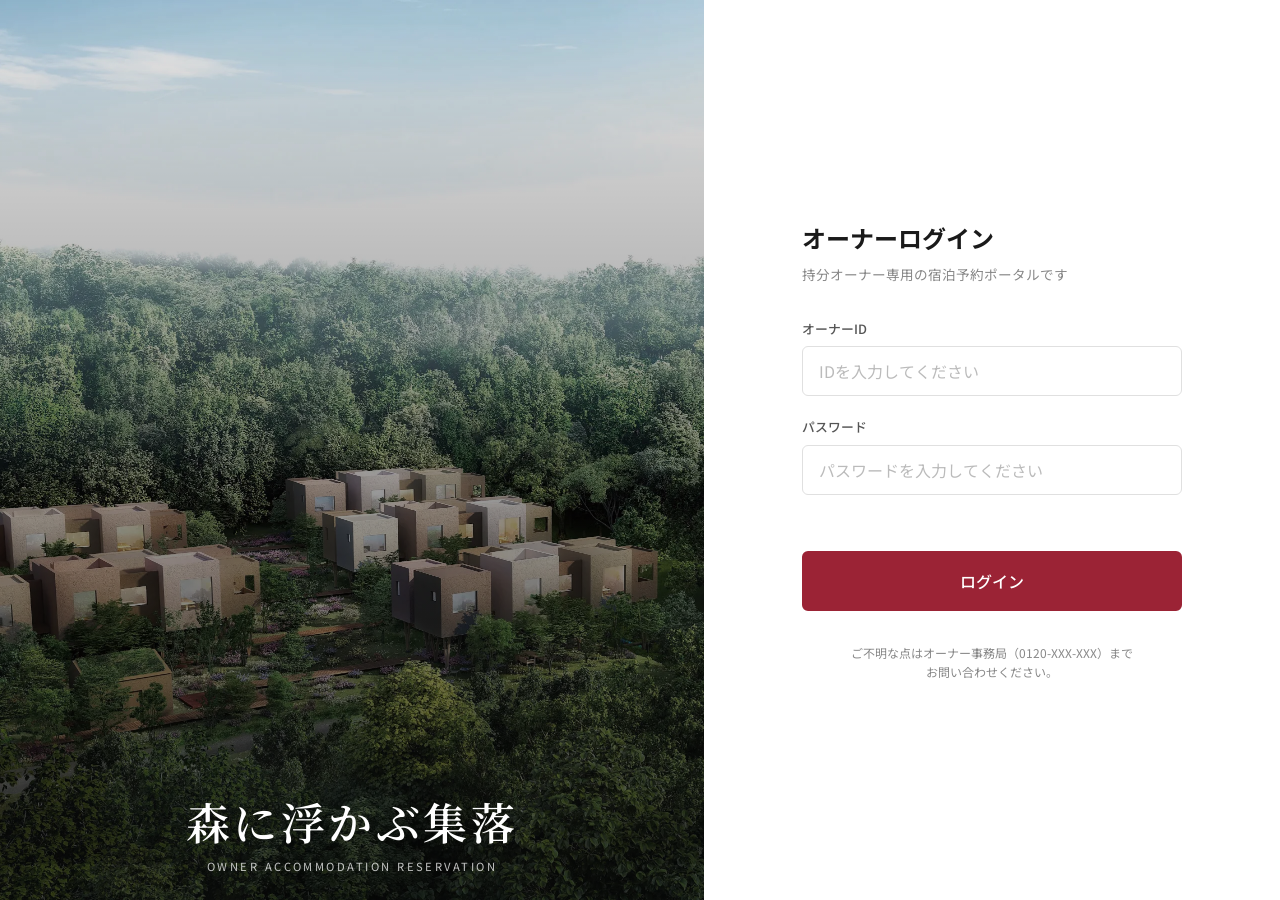
<file: index.html>
<!DOCTYPE html>
<html lang="ja">
<head>
  <meta charset="UTF-8">
  <meta name="viewport" content="width=device-width, initial-scale=1.0">
  <title>森に浮かぶ集落 — オーナー宿泊予約</title>
  <link rel="stylesheet" href="assets/css/style.css">
</head>
<body class="login-body">

  <!-- 左: 写真ビジュアル -->
  <div class="login-hero">
    <img src="assets/images/top1.webp" alt="森に浮かぶ集落 外観">
    <div class="login-hero-overlay">
      <h1 class="login-hero-title">森に浮かぶ集落</h1>
      <p class="login-hero-sub">Owner Accommodation Reservation</p>
    </div>
  </div>

  <!-- 右: ログインフォーム -->
  <div class="login-form-wrap">
    <div class="login-form-inner">
      <div class="login-form-heading">
        <h1>オーナーログイン</h1>
        <p>持分オーナー専用の宿泊予約ポータルです</p>
      </div>

      <form id="login-form" novalidate>
        <div class="form-group">
          <label class="form-label" for="username">オーナーID</label>
          <input
            type="text"
            id="username"
            class="form-control"
            placeholder="IDを入力してください"
            autocomplete="username"
            required
          >
        </div>
        <div class="form-group">
          <label class="form-label" for="password">パスワード</label>
          <input
            type="password"
            id="password"
            class="form-control"
            placeholder="パスワードを入力してください"
            autocomplete="current-password"
            required
          >
        </div>

        <div class="form-error" id="login-error" aria-live="polite"></div>

        <div style="margin-top:1.5rem;">
          <button type="submit" class="btn btn-primary btn-full btn-lg">ログイン</button>
        </div>
      </form>

      <p style="margin-top:2rem;font-size:0.75rem;color:var(--text-light);text-align:center;line-height:1.6;">
        ご不明な点はオーナー事務局（0120-XXX-XXX）まで<br>お問い合わせください。
      </p>
    </div>
  </div>

  <script src="assets/js/main.js"></script>
</body>
</html>
</file>
<file: assets/css/style.css>
/* ===== Google Fonts ===== */
@import url('https://fonts.googleapis.com/css2?family=Noto+Sans+JP:wght@300;400;500;700&family=Noto+Serif+JP:wght@400;600&display=swap');

/* ===== Custom Properties ===== */
:root {
  --primary:       #9b2335;
  --primary-dark:  #7a1a28;
  --primary-light: #fef4f5;
  --gold:          #c8963e;
  --gold-light:    #fdf5e6;
  --success:       #2e7d32;
  --success-light: #e8f5e9;
  --text:          #1a1a1a;
  --text-mid:      #555555;
  --text-light:    #888888;
  --border:        #e0e0e0;
  --bg:            #f5f3f0;
  --white:         #ffffff;
  --shadow-sm:     0 1px 4px rgba(0,0,0,0.08);
  --shadow:        0 4px 16px rgba(0,0,0,0.10);
  --shadow-lg:     0 8px 32px rgba(0,0,0,0.14);
  --radius:        6px;
  --radius-lg:     10px;
  --header-h:      64px;
  --font-sans:     'Noto Sans JP', system-ui, sans-serif;
  --font-serif:    'Noto Serif JP', Georgia, serif;
}

/* ===== Reset ===== */
*, *::before, *::after { box-sizing: border-box; margin: 0; padding: 0; }
html { font-size: 16px; }
body {
  font-family: var(--font-sans);
  font-weight: 400;
  color: var(--text);
  background: var(--bg);
  line-height: 1.7;
  min-height: 100vh;
  display: flex;
  flex-direction: column;
}
img { max-width: 100%; display: block; }
a { color: inherit; text-decoration: none; }
ul { list-style: none; }
button { cursor: pointer; font-family: var(--font-sans); }

/* ===== Container ===== */
.container {
  max-width: 1080px;
  margin: 0 auto;
  padding: 0 1rem;
}
@media (min-width: 640px)  { .container { padding: 0 1.5rem; } }
@media (min-width: 1024px) { .container { padding: 0 2rem; } }

main { flex: 1; }

/* ============================================================
   HEADER
   ============================================================ */
.site-header {
  background: var(--white);
  border-bottom: 1px solid var(--border);
  position: sticky;
  top: 0;
  z-index: 200;
  height: var(--header-h);
}
.header-inner {
  height: var(--header-h);
  display: flex;
  align-items: center;
  justify-content: space-between;
  gap: 1rem;
}
.header-logo {
  display: flex;
  flex-direction: column;
  line-height: 1.3;
}
.header-logo-main {
  font-family: var(--font-serif);
  font-size: clamp(0.9rem, 2vw, 1.1rem);
  font-weight: 600;
  color: var(--text);
  letter-spacing: 0.04em;
}
.header-logo-sub {
  font-size: 0.65rem;
  letter-spacing: 0.15em;
  text-transform: uppercase;
  color: var(--text-light);
}
.header-right {
  display: flex;
  align-items: center;
  gap: 0.75rem;
}
.header-owner {
  font-size: 0.8rem;
  color: var(--text-mid);
  display: none;
}
@media (min-width: 640px) { .header-owner { display: block; } }

.btn-logout {
  background: none;
  border: 1px solid var(--border);
  border-radius: var(--radius);
  font-size: 0.75rem;
  padding: 0.4rem 0.875rem;
  color: var(--text-mid);
  transition: all 0.15s;
}
.btn-logout:hover { border-color: var(--primary); color: var(--primary); }

/* ============================================================
   FOOTER
   ============================================================ */
.site-footer {
  background: #1a1a1a;
  color: rgba(255,255,255,0.5);
  padding: 1.5rem 0;
  margin-top: auto;
}
.footer-inner {
  display: flex;
  align-items: center;
  justify-content: space-between;
  font-size: 0.75rem;
  letter-spacing: 0.08em;
  flex-wrap: wrap;
  gap: 0.5rem;
}
.footer-brand { color: rgba(255,255,255,0.8); font-family: var(--font-serif); }

/* ============================================================
   BUTTONS
   ============================================================ */
.btn {
  display: inline-flex;
  align-items: center;
  justify-content: center;
  gap: 0.4rem;
  padding: 0.75rem 1.75rem;
  font-size: 0.9rem;
  font-weight: 500;
  border-radius: var(--radius);
  border: 2px solid transparent;
  transition: all 0.18s;
  white-space: nowrap;
  cursor: pointer;
}
.btn-primary {
  background: var(--primary);
  color: var(--white);
  border-color: var(--primary);
}
.btn-primary:hover { background: var(--primary-dark); border-color: var(--primary-dark); }
.btn-primary:disabled { background: #ccc; border-color: #ccc; cursor: not-allowed; }

.btn-outline {
  background: transparent;
  color: var(--primary);
  border-color: var(--primary);
}
.btn-outline:hover { background: var(--primary-light); }

.btn-ghost {
  background: transparent;
  color: var(--text-mid);
  border-color: var(--border);
}
.btn-ghost:hover { border-color: var(--text-mid); color: var(--text); }

.btn-full { width: 100%; }
.btn-lg { padding: 1rem 2.25rem; font-size: 1rem; }
.btn-sm { padding: 0.45rem 1rem; font-size: 0.8rem; }

/* ============================================================
   LOGIN PAGE
   ============================================================ */
.login-body {
  min-height: 100vh;
  display: flex;
  flex-direction: column;
}

/* Mobile: stacked */
.login-hero {
  width: 100%;
  height: 240px;
  position: relative;
  overflow: hidden;
  flex-shrink: 0;
}
.login-hero img {
  width: 100%;
  height: 100%;
  object-fit: cover;
}
.login-hero-overlay {
  position: absolute;
  inset: 0;
  background: linear-gradient(to top, rgba(0,0,0,0.65) 0%, rgba(0,0,0,0.1) 100%);
  display: flex;
  flex-direction: column;
  align-items: center;
  justify-content: flex-end;
  padding: 1.5rem;
  text-align: center;
}
.login-hero-title {
  font-family: var(--font-serif);
  font-size: 1.75rem;
  font-weight: 600;
  color: var(--white);
  letter-spacing: 0.08em;
  line-height: 1.3;
  text-shadow: 0 2px 8px rgba(0,0,0,0.4);
}
.login-hero-sub {
  font-size: 0.7rem;
  letter-spacing: 0.22em;
  text-transform: uppercase;
  color: rgba(255,255,255,0.75);
  margin-top: 0.4rem;
}
.login-form-wrap {
  flex: 1;
  background: var(--white);
  display: flex;
  align-items: center;
  justify-content: center;
  padding: 2rem 1.5rem;
}
.login-form-inner {
  width: 100%;
  max-width: 380px;
}
.login-form-heading {
  margin-bottom: 2rem;
}
.login-form-heading h1 {
  font-size: 1.5rem;
  font-weight: 700;
  margin-bottom: 0.25rem;
}
.login-form-heading p {
  font-size: 0.85rem;
  color: var(--text-light);
}

/* Desktop: two-column */
@media (min-width: 768px) {
  .login-body { flex-direction: row; }
  .login-hero {
    width: 55%;
    height: 100vh;
    position: sticky;
    top: 0;
  }
  .login-hero-title { font-size: 2.75rem; }
  .login-form-wrap { padding: 3rem 2.5rem; }
}

/* ===== Form Fields ===== */
.form-group { margin-bottom: 1.25rem; }
.form-label {
  display: block;
  font-size: 0.8rem;
  font-weight: 500;
  color: var(--text-mid);
  margin-bottom: 0.4rem;
}
.form-control {
  width: 100%;
  padding: 0.75rem 1rem;
  font-size: 1rem;
  font-family: var(--font-sans);
  color: var(--text);
  background: var(--white);
  border: 1.5px solid var(--border);
  border-radius: var(--radius);
  outline: none;
  transition: border-color 0.15s, box-shadow 0.15s;
  appearance: none;
  -webkit-appearance: none;
}
.form-control:focus {
  border-color: var(--primary);
  box-shadow: 0 0 0 3px rgba(155,35,53,0.1);
}
.form-control::placeholder { color: #bbb; }
.form-error {
  font-size: 0.8rem;
  color: var(--primary);
  margin-top: 0.75rem;
  min-height: 1em;
}

/* ============================================================
   HERO SECTION (top page)
   ============================================================ */
.property-hero {
  position: relative;
  height: 50vh;
  overflow: hidden;
  background: #111;
}
.property-hero img {
  width: 100%;
  height: 100%;
  object-fit: cover;
  opacity: 0.85;
}
.property-hero-overlay {
  position: absolute;
  inset: 0;
  background: linear-gradient(to top, rgba(0,0,0,0.7) 0%, rgba(0,0,0,0.15) 60%, transparent 100%);
  display: flex;
  align-items: flex-end;
}
.property-hero-content {
  padding: 1.5rem;
  color: var(--white);
  width: 100%;
}
.property-hero-badge {
  display: inline-block;
  background: var(--gold);
  color: var(--white);
  font-size: 0.65rem;
  font-weight: 700;
  letter-spacing: 0.15em;
  text-transform: uppercase;
  padding: 0.25rem 0.625rem;
  border-radius: 2px;
  margin-bottom: 0.625rem;
}
.property-hero-name {
  font-family: var(--font-serif);
  font-size: clamp(1.5rem, 4vw, 2.25rem);
  font-weight: 600;
  letter-spacing: 0.04em;
  line-height: 1.2;
  text-shadow: 0 2px 8px rgba(0,0,0,0.4);
}
.property-hero-meta {
  display: flex;
  gap: 1rem;
  margin-top: 0.5rem;
  font-size: 0.8rem;
  opacity: 0.85;
  flex-wrap: wrap;
}

@media (min-width: 640px)  { .property-hero { height: 50vh; } }
@media (min-width: 1024px) {
  .property-hero { height: 50vh; }
  .property-hero-content { padding: 2.5rem; }
}

/* ============================================================
   REMAINING DAYS BAR
   ============================================================ */
.remaining-bar {
  background: var(--white);
  border-bottom: 1px solid var(--border);
  box-shadow: var(--shadow-sm);
}
.remaining-inner {
  display: flex;
  align-items: center;
  justify-content: space-between;
  gap: 1rem;
  padding: 1rem 0;
  flex-wrap: wrap;
}
.remaining-left {
  display: flex;
  align-items: center;
  gap: 1rem;
}
.remaining-count {
  display: flex;
  align-items: baseline;
  gap: 0.25rem;
}
.remaining-num {
  font-family: var(--font-serif);
  font-size: clamp(2rem, 5vw, 2.75rem);
  font-weight: 600;
  color: var(--primary);
  line-height: 1;
}
.remaining-unit-label {
  font-size: 0.9rem;
  color: var(--text-mid);
}
.remaining-desc {
  font-size: 0.8rem;
  color: var(--text-light);
  line-height: 1.5;
}
.remaining-desc strong { color: var(--text); font-weight: 500; }

.nights-progress {
  margin-top: 0.375rem;
  height: 4px;
  background: var(--border);
  border-radius: 2px;
  overflow: hidden;
  width: 120px;
}
.nights-progress-fill {
  height: 100%;
  background: var(--primary);
  border-radius: 2px;
  transition: width 0.4s;
}

@media (min-width: 640px) {
  .remaining-inner { flex-wrap: nowrap; }
  .nights-progress { width: 160px; }
}

/* ============================================================
   MAIN LAYOUT (top page)
   ============================================================ */
.top-body { padding: 1.5rem 0 3rem; }

.top-layout {
  display: flex;
  flex-direction: column;
  gap: 1.5rem;
}

@media (min-width: 900px) {
  .top-layout {
    flex-direction: row;
    align-items: flex-start;
    gap: 2rem;
  }
  .top-main { flex: 1; min-width: 0; }
  .top-sidebar { width: 300px; flex-shrink: 0; }
}

/* ============================================================
   CALENDAR
   ============================================================ */
.calendar-card {
  background: var(--white);
  border-radius: var(--radius-lg);
  box-shadow: var(--shadow);
  overflow: hidden;
}

.calendar-card-header {
  background: var(--primary);
  color: var(--white);
  padding: 1rem 1.25rem;
  display: flex;
  align-items: center;
  justify-content: space-between;
  gap: 0.5rem;
}

.cal-title { font-size: 1.1rem; font-weight: 700; }
.cal-subtitle { font-size: 0.75rem; opacity: 0.8; margin-top: 0.1rem; }

/* Booking steps indicator */
.booking-steps {
  display: flex;
  align-items: center;
  gap: 0.5rem;
  font-size: 0.7rem;
  opacity: 0.9;
  flex-wrap: wrap;
}
.step {
  display: flex;
  align-items: center;
  gap: 0.25rem;
}
.step-num {
  width: 18px;
  height: 18px;
  border-radius: 50%;
  border: 1px solid rgba(255,255,255,0.5);
  display: flex;
  align-items: center;
  justify-content: center;
  font-size: 0.65rem;
  font-weight: 700;
}
.step.active .step-num {
  background: var(--white);
  color: var(--primary);
  border-color: var(--white);
}
.step.done .step-num {
  background: rgba(255,255,255,0.3);
  border-color: rgba(255,255,255,0.3);
}
.step-sep { opacity: 0.5; font-size: 0.8rem; }

/* Month navigation */
.cal-nav {
  display: flex;
  align-items: center;
  justify-content: space-between;
  padding: 1rem 1.25rem 0.5rem;
  border-bottom: 1px solid var(--border);
}
.cal-month-label {
  font-size: 1rem;
  font-weight: 700;
  color: var(--text);
}
.cal-nav-btn {
  background: none;
  border: 1px solid var(--border);
  border-radius: var(--radius);
  padding: 0.35rem 0.75rem;
  font-size: 0.8rem;
  color: var(--text-mid);
  transition: all 0.15s;
}
.cal-nav-btn:hover { border-color: var(--primary); color: var(--primary); }

/* Calendar grid */
.cal-wrap { padding: 0.75rem 1rem 1rem; }

.cal-grid {
  display: grid;
  grid-template-columns: repeat(7, 1fr);
  gap: 2px;
}

.cal-weekday {
  text-align: center;
  padding: 0.5rem 0;
  font-size: 0.7rem;
  font-weight: 700;
  letter-spacing: 0.05em;
  color: var(--text-light);
}
.cal-weekday:first-child { color: #e53935; }
.cal-weekday:last-child  { color: #1565c0; }

.cal-day {
  aspect-ratio: 1;
  display: flex;
  align-items: center;
  justify-content: center;
  font-size: clamp(0.75rem, 1.8vw, 0.9rem);
  border-radius: 4px;
  cursor: pointer;
  transition: background 0.12s, color 0.12s;
  position: relative;
  user-select: none;
  -webkit-user-select: none;
  min-height: 36px;
}

@media (min-width: 640px) { .cal-day { min-height: 44px; } }

.cal-day.empty { cursor: default; }

.cal-day.past {
  color: #ccc;
  cursor: default;
  pointer-events: none;
}

.cal-day.booked {
  color: #ccc;
  background: #f5f5f5;
  text-decoration: line-through;
  cursor: not-allowed;
  pointer-events: none;
  font-size: 0.75rem;
}

.cal-day.today {
  font-weight: 700;
  color: var(--primary);
}
.cal-day.today::after {
  content: '';
  position: absolute;
  bottom: 3px;
  left: 50%;
  transform: translateX(-50%);
  width: 4px;
  height: 4px;
  border-radius: 50%;
  background: var(--primary);
}

/* Available hover */
.cal-day:not(.empty):not(.past):not(.booked):not(.selected-start):not(.selected-end):hover {
  background: var(--primary-light);
  color: var(--primary);
}

/* Selected */
.cal-day.selected-start,
.cal-day.selected-end {
  background: var(--primary) !important;
  color: var(--white) !important;
  font-weight: 700;
  border-radius: 4px;
}

/* In range */
.cal-day.in-range {
  background: var(--primary-light);
  color: var(--primary);
  border-radius: 0;
}

/* Hover range preview */
.cal-day.hover-range {
  background: #fce4e7;
  color: var(--primary);
}

/* Calendar legend */
.cal-legend {
  display: flex;
  gap: 1.25rem;
  padding: 0.75rem 1rem;
  border-top: 1px solid var(--border);
  background: var(--bg);
  flex-wrap: wrap;
}
.legend-item {
  display: flex;
  align-items: center;
  gap: 0.35rem;
  font-size: 0.7rem;
  color: var(--text-light);
}
.legend-dot {
  width: 12px;
  height: 12px;
  border-radius: 3px;
  flex-shrink: 0;
}
.legend-available { background: var(--white); border: 1px solid var(--border); }
.legend-selected  { background: var(--primary); }
.legend-range     { background: var(--primary-light); border: 1px solid #f5c6cb; }
.legend-booked    { background: #f5f5f5; }

/* Calendar footer / selection bar */
.cal-footer {
  padding: 1rem 1.25rem;
  border-top: 1px solid var(--border);
  background: var(--white);
}
.cal-selection-bar {
  display: flex;
  align-items: center;
  justify-content: space-between;
  gap: 1rem;
  flex-wrap: wrap;
}
.cal-dates-display {
  display: flex;
  align-items: center;
  gap: 0.75rem;
  flex-wrap: wrap;
}
.cal-date-chip {
  display: flex;
  flex-direction: column;
}
.cal-date-chip-label {
  font-size: 0.65rem;
  color: var(--text-light);
  letter-spacing: 0.1em;
  text-transform: uppercase;
  margin-bottom: 0.1rem;
}
.cal-date-chip-value {
  font-size: 0.9rem;
  font-weight: 500;
  color: var(--text);
}
.cal-date-chip-value.placeholder { color: #ccc; }
.cal-date-sep { font-size: 1.2rem; color: var(--border); align-self: flex-end; margin-bottom: 2px; }
.cal-nights-badge {
  background: var(--gold-light);
  border: 1px solid var(--gold);
  color: var(--gold);
  font-size: 0.8rem;
  font-weight: 700;
  padding: 0.25rem 0.625rem;
  border-radius: 100px;
  white-space: nowrap;
}

.cal-error {
  margin-top: 0.75rem;
  padding: 0.625rem 0.875rem;
  background: var(--primary-light);
  border-left: 3px solid var(--primary);
  border-radius: 0 var(--radius) var(--radius) 0;
  font-size: 0.8rem;
  color: var(--primary);
}

/* ============================================================
   SIDEBAR (top page)
   ============================================================ */
.sidebar-card {
  background: var(--white);
  border-radius: var(--radius-lg);
  box-shadow: var(--shadow);
  overflow: hidden;
}
.sidebar-card + .sidebar-card { margin-top: 1.25rem; }

.sidebar-card-header {
  padding: 0.875rem 1.25rem;
  border-bottom: 1px solid var(--border);
  font-size: 0.75rem;
  font-weight: 700;
  letter-spacing: 0.1em;
  text-transform: uppercase;
  color: var(--text-light);
  background: var(--bg);
}

.sidebar-card-body { padding: 1.25rem; }

.prop-info-row {
  display: flex;
  align-items: flex-start;
  gap: 0.5rem;
  font-size: 0.85rem;
  color: var(--text-mid);
  margin-bottom: 0.625rem;
}
.prop-info-row:last-child { margin-bottom: 0; }
.prop-info-icon { font-size: 1rem; flex-shrink: 0; line-height: 1.5; }

.amenity-list {
  display: flex;
  flex-wrap: wrap;
  gap: 0.4rem;
  margin-top: 0.75rem;
}
.amenity-tag {
  background: var(--bg);
  border: 1px solid var(--border);
  border-radius: 100px;
  font-size: 0.7rem;
  padding: 0.25rem 0.625rem;
  color: var(--text-mid);
}

/* ============================================================
   BOOKING CONFIRM PAGE
   ============================================================ */
.confirm-main { padding: 2rem 0 4rem; }

/* Breadcrumb */
.breadcrumb {
  display: flex;
  align-items: center;
  gap: 0.5rem;
  font-size: 0.8rem;
  color: var(--text-light);
  margin-bottom: 1.5rem;
  flex-wrap: wrap;
}
.breadcrumb a { color: var(--primary); }
.breadcrumb a:hover { text-decoration: underline; }
.breadcrumb-sep { opacity: 0.4; }

/* Progress bar */
.booking-progress {
  display: flex;
  align-items: center;
  margin-bottom: 2rem;
}
.progress-step {
  display: flex;
  align-items: center;
  gap: 0.5rem;
  font-size: 0.8rem;
  color: var(--text-light);
}
.progress-step.done { color: var(--success); }
.progress-step.active { color: var(--primary); font-weight: 700; }
.progress-step-num {
  width: 24px;
  height: 24px;
  border-radius: 50%;
  border: 2px solid currentColor;
  display: flex;
  align-items: center;
  justify-content: center;
  font-size: 0.7rem;
  font-weight: 700;
  flex-shrink: 0;
}
.progress-step.active .progress-step-num { background: var(--primary); color: var(--white); border-color: var(--primary); }
.progress-step.done  .progress-step-num { background: var(--success); color: var(--white); border-color: var(--success); }
.progress-line { flex: 1; height: 2px; background: var(--border); margin: 0 0.5rem; max-width: 80px; }
.progress-line.done { background: var(--success); }

.confirm-layout {
  display: flex;
  flex-direction: column;
  gap: 1.5rem;
}
@media (min-width: 768px) {
  .confirm-layout {
    flex-direction: row;
    align-items: flex-start;
  }
  .confirm-main-col { flex: 1; min-width: 0; }
  .confirm-side-col { width: 280px; flex-shrink: 0; }
}

.confirm-card {
  background: var(--white);
  border-radius: var(--radius-lg);
  box-shadow: var(--shadow);
  overflow: hidden;
}
.confirm-card-header {
  padding: 1rem 1.5rem;
  border-bottom: 1px solid var(--border);
  font-size: 0.75rem;
  font-weight: 700;
  letter-spacing: 0.1em;
  text-transform: uppercase;
  color: var(--text-light);
  background: var(--bg);
}
.confirm-card-body { padding: 1.5rem; }

.confirm-summary-grid {
  display: grid;
  grid-template-columns: 1fr 1fr;
  gap: 1rem;
  margin-bottom: 1.25rem;
}
.confirm-summary-item {}
.confirm-summary-label {
  font-size: 0.7rem;
  letter-spacing: 0.1em;
  text-transform: uppercase;
  color: var(--text-light);
  margin-bottom: 0.25rem;
}
.confirm-summary-value {
  font-size: 1.05rem;
  font-weight: 700;
  color: var(--text);
}
.confirm-summary-value small {
  font-size: 0.8rem;
  font-weight: 400;
  color: var(--text-mid);
}

.time-row {
  display: grid;
  grid-template-columns: 1fr 1fr;
  gap: 1rem;
  margin-bottom: 1.25rem;
}

.confirm-actions { display: flex; flex-direction: column; gap: 0.75rem; }

/* Property summary card */
.prop-summary-card {
  background: var(--white);
  border-radius: var(--radius-lg);
  box-shadow: var(--shadow);
  overflow: hidden;
}
.prop-summary-img {
  width: 100%;
  height: 160px;
  object-fit: cover;
}
.prop-summary-body { padding: 1rem; }
.prop-summary-name {
  font-family: var(--font-serif);
  font-size: 1rem;
  font-weight: 600;
  margin-bottom: 0.25rem;
}
.prop-summary-loc { font-size: 0.8rem; color: var(--text-light); }

/* ============================================================
   SUCCESS STATE
   ============================================================ */
.success-card {
  background: var(--white);
  border-radius: var(--radius-lg);
  box-shadow: var(--shadow);
  padding: 3rem 2rem;
  text-align: center;
  max-width: 480px;
  margin: 0 auto;
}
.success-icon {
  width: 64px;
  height: 64px;
  background: var(--success-light);
  border-radius: 50%;
  display: flex;
  align-items: center;
  justify-content: center;
  font-size: 2rem;
  margin: 0 auto 1.5rem;
}
.success-card h2 {
  font-family: var(--font-serif);
  font-size: 1.5rem;
  font-weight: 600;
  margin-bottom: 0.75rem;
}
.success-card p {
  font-size: 0.9rem;
  color: var(--text-mid);
  line-height: 1.7;
  margin-bottom: 2rem;
}

/* ============================================================
   UTILITY
   ============================================================ */
.hidden  { display: none !important; }
.sr-only {
  position: absolute; width: 1px; height: 1px;
  padding: 0; margin: -1px; overflow: hidden;
  clip: rect(0,0,0,0); border: 0;
}
.text-center { text-align: center; }
.mt-1 { margin-top: 0.25rem; }
.mt-3 { margin-top: 0.75rem; }
.mt-4 { margin-top: 1rem; }
.divider {
  border: none;
  border-top: 1px solid var(--border);
  margin: 1.25rem 0;
}

/* ============================================================
   MOBILE STICKY RESERVE BAR
   ============================================================ */
.sticky-reserve-bar {
  position: fixed;
  bottom: 0;
  left: 0;
  right: 0;
  background: var(--white);
  border-top: 1px solid var(--border);
  box-shadow: 0 -4px 16px rgba(0,0,0,0.1);
  padding: 0.875rem 1rem;
  z-index: 150;
  display: flex;
  align-items: center;
  justify-content: space-between;
  gap: 1rem;
}
.sticky-reserve-bar .sticky-info {
  font-size: 0.8rem;
  color: var(--text-mid);
  line-height: 1.4;
}
.sticky-reserve-bar .sticky-info strong {
  display: block;
  font-size: 0.9rem;
  color: var(--text);
}
@media (min-width: 900px) {
  .sticky-reserve-bar { display: none !important; }
}
</file>
